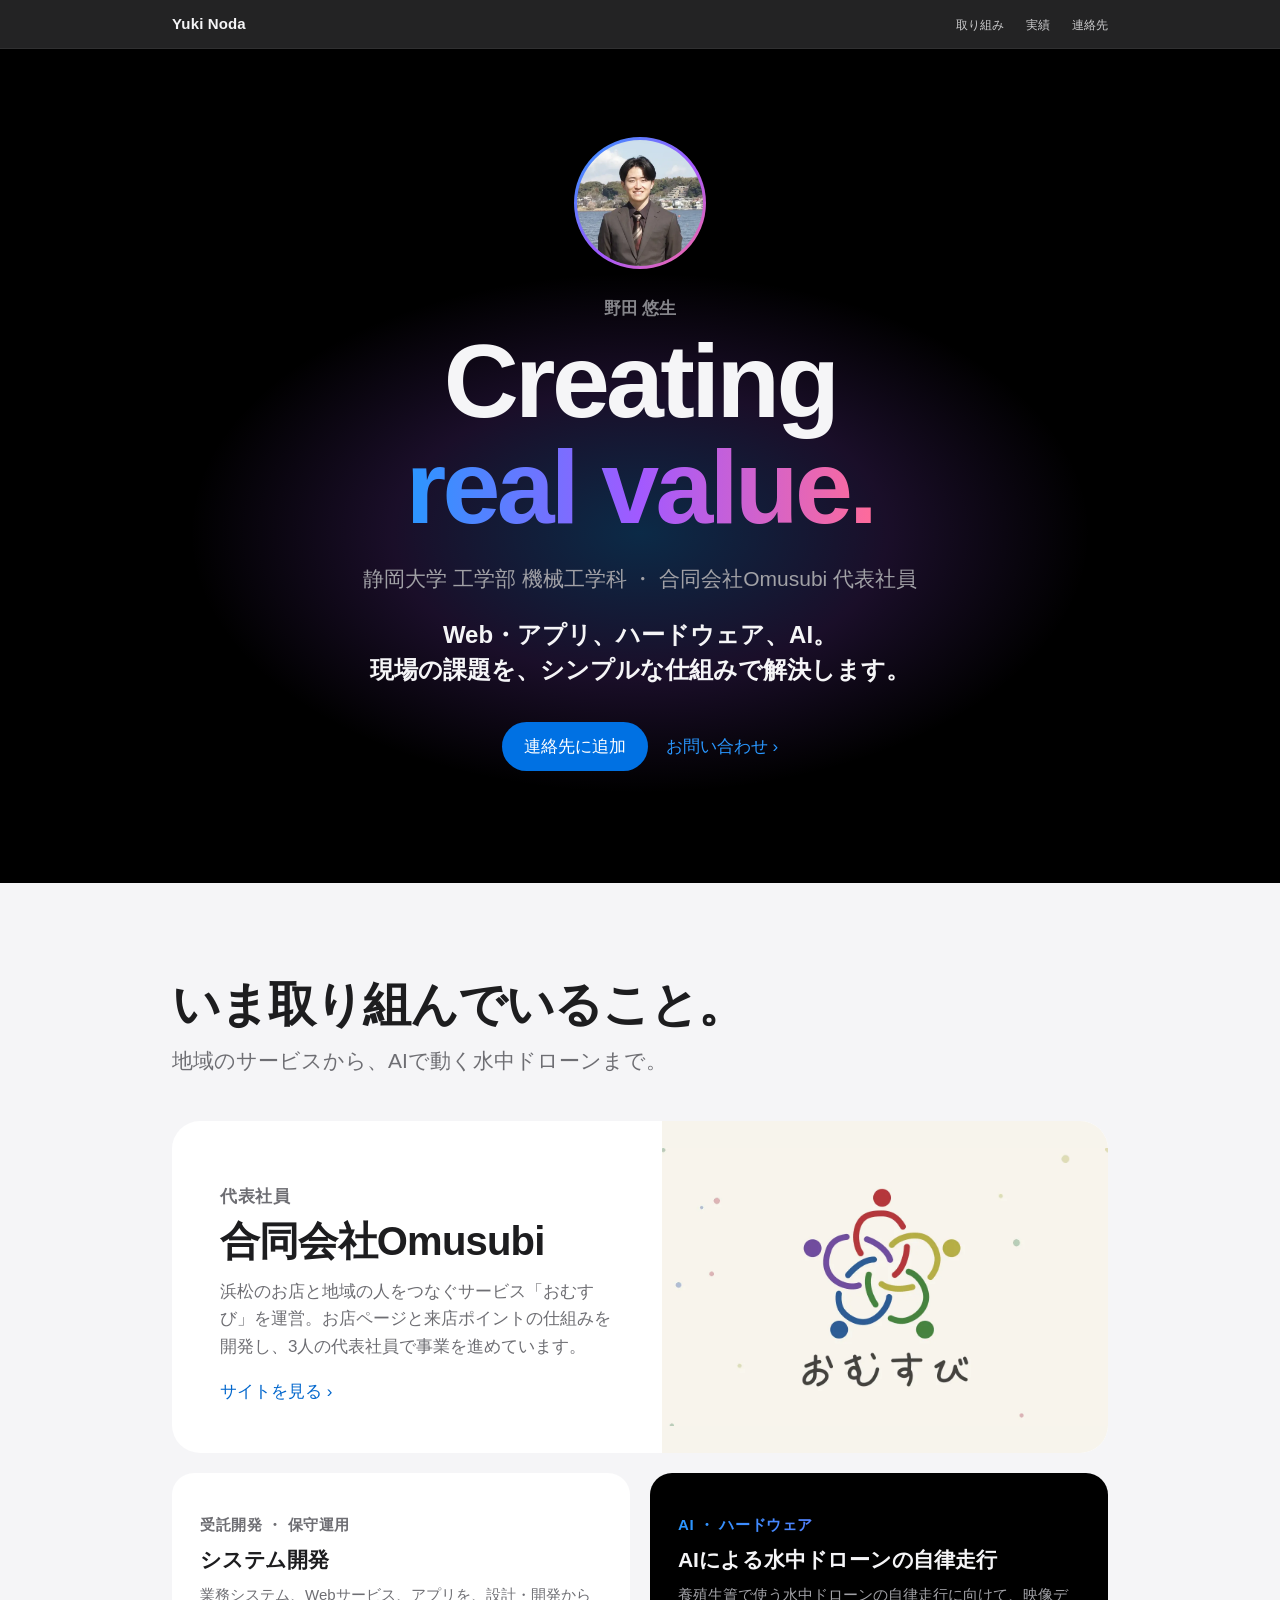
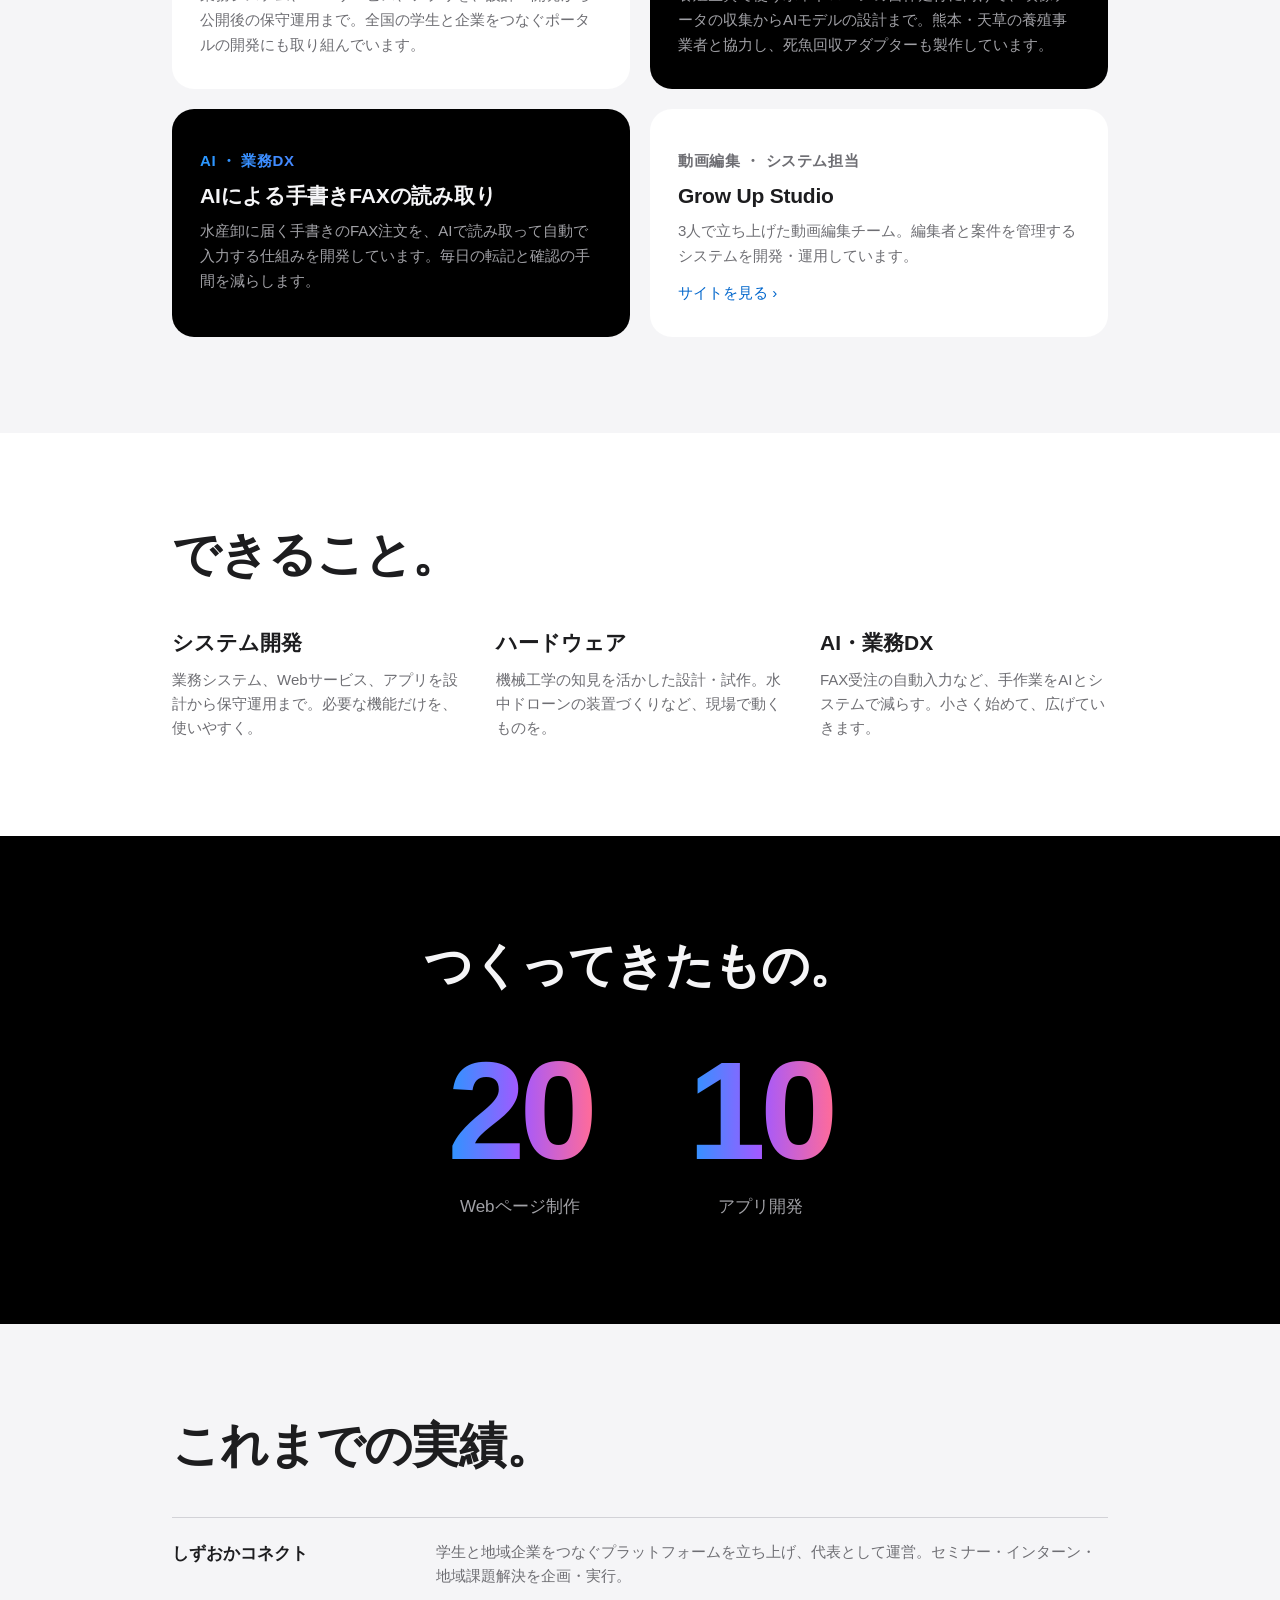
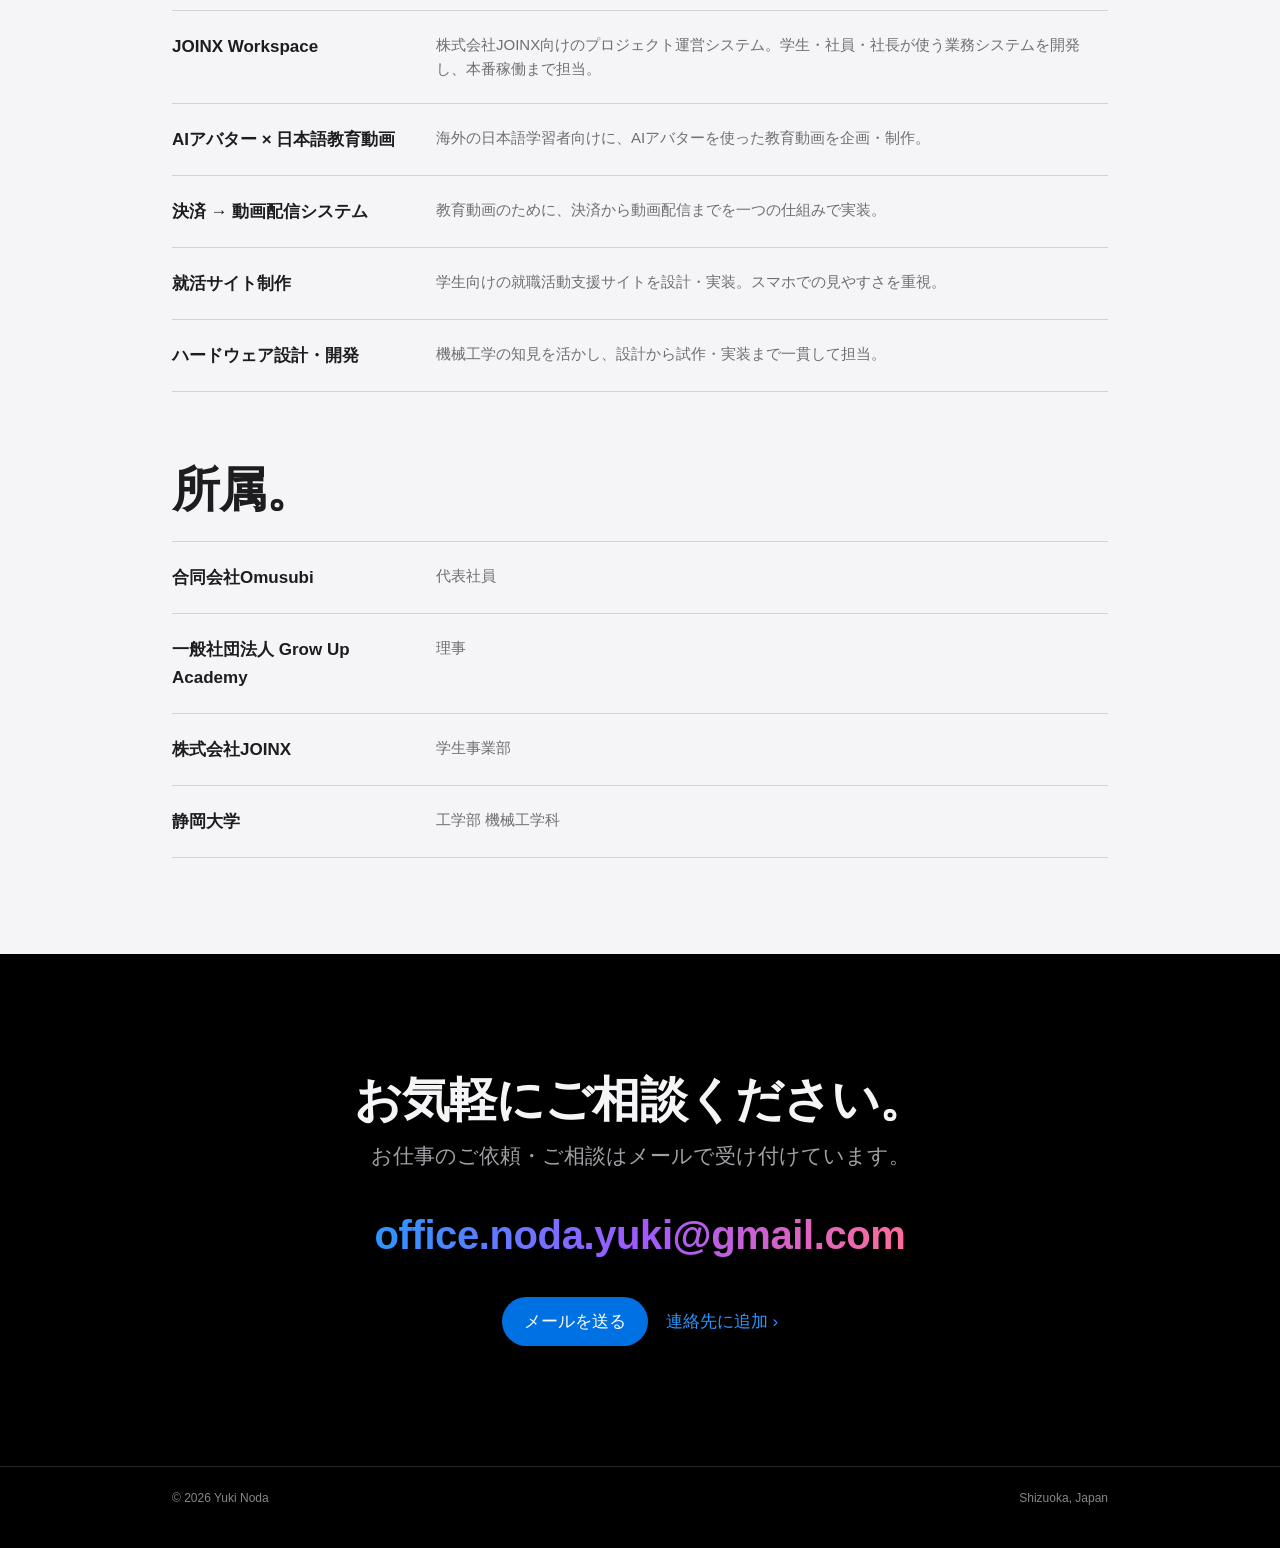
<file: index.html>
<!DOCTYPE html>
<html lang="ja">
<head>
<meta charset="UTF-8">
<meta name="viewport" content="width=device-width, initial-scale=1">
<title>野田 悠生 | Yuki Noda</title>
<meta name="description" content="野田 悠生（Yuki Noda）。静岡大学 工学部 機械工学科、合同会社Omusubi 代表社員。Web・アプリ、ハードウェア、AIで現場の課題を解決します。">
<meta name="theme-color" content="#000000">
<meta property="og:title" content="野田 悠生 | Yuki Noda">
<meta property="og:description" content="Creating real value. Web・アプリ、ハードウェア、AIで現場の課題を解決します。">
<meta property="og:url" content="https://noda.omusubi-machi.com/">
<meta property="og:type" content="website">
<meta property="og:locale" content="ja_JP">
<meta property="og:image" content="https://noda.omusubi-machi.com/photo-formal.jpg">
<meta name="twitter:card" content="summary">
<link rel="icon" href="data:image/svg+xml,%3Csvg xmlns='http://www.w3.org/2000/svg' viewBox='0 0 100 100'%3E%3Crect width='100' height='100' rx='22' fill='%231d1d1f'/%3E%3Ctext x='50' y='68' font-family='-apple-system,Helvetica,Arial,sans-serif' font-weight='700' font-size='54' text-anchor='middle' fill='%23fff'%3EY%3C/text%3E%3C/svg%3E">
<style>
:root{
  --text:#1d1d1f;--sub:#6e6e73;--line:#d2d2d7;--bg2:#f5f5f7;--blue:#0071e3;--link:#0066cc;
  --font:-apple-system,BlinkMacSystemFont,"SF Pro JP","SF Pro Text","Hiragino Sans","Hiragino Kaku Gothic ProN","Noto Sans JP","Yu Gothic UI","Meiryo",sans-serif;
}
*{box-sizing:border-box;margin:0;padding:0}
html{scroll-behavior:smooth;-webkit-text-size-adjust:100%}
body{font-family:var(--font);color:var(--text);background:#fff;line-height:1.6;-webkit-font-smoothing:antialiased;font-feature-settings:"palt"}
a{color:var(--link);text-decoration:none}
a:hover{text-decoration:underline}
img{display:block;max-width:100%;height:auto}
.wrap{max-width:980px;margin:0 auto;padding:0 22px}

/* nav (dark, like Apple) */
.nav{position:sticky;top:0;z-index:10;background:rgba(22,22,23,.94);border-bottom:1px solid rgba(255,255,255,.06)}
.nav .wrap{display:flex;align-items:center;justify-content:space-between;height:48px}
.nav-name{font-size:15px;font-weight:600;color:#f5f5f7;letter-spacing:.01em}
.nav-name:hover{text-decoration:none}
.nav ul{display:flex;gap:22px;list-style:none}
.nav ul a{font-size:12px;color:#f5f5f7;opacity:.8}
.nav ul a:hover{opacity:1;text-decoration:none}

/* hero (dark + gradient) */
.hero{text-align:center;padding:88px 0 112px;background:#000;color:#f5f5f7;position:relative;overflow:hidden}
.hero::before{content:"";position:absolute;left:50%;top:58%;width:900px;height:520px;transform:translate(-50%,-50%);
  background:radial-gradient(closest-side,rgba(41,151,255,.28),rgba(162,89,255,.16) 55%,transparent 100%);pointer-events:none}
.hero .wrap{position:relative}
.portrait{width:132px;height:132px;border-radius:50%;margin:0 auto 26px;object-fit:cover;
  padding:3px;background:linear-gradient(135deg,#2997ff,#a259ff 55%,#ff6b9a)}
.eyebrow{font-size:17px;font-weight:600;color:#86868b;margin-bottom:6px}
.hero h1{font-size:clamp(48px,9.6vw,104px);line-height:1.02;font-weight:700;letter-spacing:-.035em}
.grad{background:linear-gradient(90deg,#2997ff 0%,#a259ff 50%,#ff6b9a 100%);-webkit-background-clip:text;background-clip:text;color:transparent}
.hero .role{font-size:clamp(17px,2.2vw,21px);color:#a1a1a6;margin-top:22px;font-weight:500}
.hero .lead{font-size:clamp(19px,2.6vw,24px);margin:22px auto 0;max-width:640px;font-weight:600;line-height:1.45}
.hero .more{color:#2997ff}
.hero .portrait,.hero .eyebrow,.hero h1,.hero .role,.hero .lead,.hero .cta{animation:heroIn .9s cubic-bezier(.2,.7,.2,1) both}
.hero .eyebrow{animation-delay:.05s}.hero h1{animation-delay:.1s}.hero .role{animation-delay:.2s}.hero .lead{animation-delay:.28s}.hero .cta{animation-delay:.36s}
@keyframes heroIn{from{opacity:0;transform:translateY(24px) scale(.985)}to{opacity:1;transform:none}}
.cta{display:flex;gap:18px;justify-content:center;align-items:center;flex-wrap:wrap;margin-top:34px}
.btn{display:inline-block;background:var(--blue);color:#fff;font-size:17px;padding:11px 22px;border-radius:980px;font-weight:500}
.btn:hover{background:#0077ed;text-decoration:none}
.more{font-size:17px}
.more::after{content:" ›"}

/* sections */
section{padding:96px 0}
.alt{background:var(--bg2)}
.sec-title{font-size:clamp(32px,5vw,48px);font-weight:700;letter-spacing:-.02em;line-height:1.1}
.sec-lead{font-size:clamp(17px,2vw,21px);color:var(--sub);margin-top:12px;font-weight:500}
.head{margin-bottom:44px}

/* featured project */
.feature{display:grid;grid-template-columns:1.1fr 1fr;align-items:center;background:#fff;border-radius:28px;overflow:hidden}
.feature-text{padding:48px}
.tag{font-size:12px;font-weight:600;color:var(--sub);letter-spacing:.04em}
.nb{display:inline-block}
.feature h3{font-size:clamp(28px,4vw,40px);font-weight:700;letter-spacing:-.02em;margin-top:8px;line-height:1.15}
.feature p{color:var(--sub);font-size:17px;margin-top:14px}
.feature .more{display:inline-block;margin-top:18px}
.feature img{width:100%;height:100%;object-fit:contain;background:#f7f4ec;aspect-ratio:8/5}

/* cards */
.grid{display:grid;grid-template-columns:repeat(2,1fr);gap:20px;margin-top:20px}
.card{background:#fff;border-radius:22px;padding:30px 28px 32px;transition:transform .35s cubic-bezier(.2,.7,.2,1),box-shadow .35s}
.card:hover,.feature:hover{transform:translateY(-4px);box-shadow:0 18px 40px rgba(0,0,0,.08)}
.feature{transition:transform .35s cubic-bezier(.2,.7,.2,1),box-shadow .35s}
.card.dark{background:#000;color:#f5f5f7}
.card.dark p{color:#a1a1a6}
.card.dark .tag{background:linear-gradient(90deg,#2997ff,#a259ff);-webkit-background-clip:text;background-clip:text;color:transparent}
.card.dark .more{color:#2997ff}
.card h4{font-size:21px;font-weight:700;letter-spacing:-.01em;margin-top:8px;line-height:1.3}
.card p{color:var(--sub);font-size:15px;margin-top:10px;line-height:1.65}
.card .more{display:inline-block;margin-top:12px;font-size:15px}

/* skills */
.skills{display:grid;grid-template-columns:repeat(3,1fr);gap:36px}
.skill h4{font-size:21px;font-weight:700}
.skill p{color:var(--sub);font-size:15px;margin-top:8px}
.band{background:#000;color:#f5f5f7;text-align:center;padding:104px 0}
.band .sec-title{color:#f5f5f7}
.stats{display:flex;gap:96px;justify-content:center;margin-top:48px;text-align:center}
.stat b{display:block;font-size:clamp(72px,12vw,140px);font-weight:700;letter-spacing:-.04em;line-height:1}
.stat span{color:#a1a1a6;font-size:17px;display:block;margin-top:12px}

/* list */
.list{list-style:none;border-top:1px solid var(--line)}
.list li{display:grid;grid-template-columns:240px 1fr;gap:24px;padding:22px 0;border-bottom:1px solid var(--line)}
.list b{font-size:17px;font-weight:600}
.list span{color:var(--sub);font-size:15px}

/* contact (dark finale) */
.contact{text-align:center;background:#000;color:#f5f5f7;padding:120px 0}
.contact .sec-lead{color:#a1a1a6}
.contact .mail{display:inline-block;font-size:clamp(22px,4vw,40px);font-weight:700;margin-top:30px;letter-spacing:-.01em;word-break:break-all}
.contact .mail:hover{text-decoration:none;opacity:.85}
.contact .more{color:#2997ff}
.contact .cta{margin-top:30px}

footer{background:#000;border-top:1px solid #262628;padding:22px 0 40px;color:#86868b;font-size:12px}
footer .wrap{display:flex;justify-content:space-between;gap:12px;flex-wrap:wrap}

/* scroll reveal (CSS only) */
@supports (animation-timeline: view()){
  .reveal{animation:rise linear both;animation-timeline:view();animation-range:entry 0% cover 22%}
}
@keyframes rise{from{opacity:0;transform:translateY(48px)}to{opacity:1;transform:none}}
@media (prefers-reduced-motion:reduce){
  .reveal,.hero *{animation:none!important}
  .card,.feature{transition:none}
}

@media (max-width:860px){
  .feature{grid-template-columns:1fr}
  .feature img{order:-1;height:auto}
  .feature-text{padding:32px 28px 36px}
  .skills{grid-template-columns:1fr;gap:28px}
}
@media (max-width:600px){
  section{padding:72px 0}
  .hero{padding:52px 0 68px}
  .portrait{width:112px;height:112px}
  .nav ul{gap:16px}
  .grid{grid-template-columns:1fr}
  .list li{grid-template-columns:1fr;gap:4px}
  .stats{gap:44px}
  .band{padding:80px 0}
  .contact{padding:88px 0}
}
</style>
</head>
<body>

<nav class="nav" aria-label="メイン">
  <div class="wrap">
    <a class="nav-name" href="#top">Yuki Noda</a>
    <ul>
      <li><a href="#projects">取り組み</a></li>
      <li><a href="#works">実績</a></li>
      <li><a href="#contact">連絡先</a></li>
    </ul>
  </div>
</nav>

<main id="top">

<header class="hero">
  <div class="wrap">
    <img class="portrait" src="portrait.webp" width="480" height="480" alt="野田 悠生" fetchpriority="high">
    <p class="eyebrow">野田 悠生</p>
    <h1>Creating<br><span class="grad">real value.</span></h1>
    <p class="role"><span class="nb">静岡大学 工学部 機械工学科</span> ・ <span class="nb">合同会社Omusubi 代表社員</span></p>
    <p class="lead">Web・アプリ、ハードウェア、AI。<br><span class="nb">現場の課題を、</span><span class="nb">シンプルな仕組みで解決します。</span></p>
    <div class="cta">
      <a class="btn" href="yuki-noda.vcf" download="yuki-noda.vcf">連絡先に追加</a>
      <a class="more" href="#contact">お問い合わせ</a>
    </div>
  </div>
</header>

<section id="projects" class="alt">
  <div class="wrap">
    <div class="head reveal">
      <h2 class="sec-title">いま取り組んでいること。</h2>
      <p class="sec-lead">地域のサービスから、AIで動く水中ドローンまで。</p>
    </div>

    <article class="feature reveal">
      <div class="feature-text">
        <p class="tag">代表社員</p>
        <h3>合同会社Omusubi</h3>
        <p>浜松のお店と地域の人をつなぐサービス「おむすび」を運営。お店ページと来店ポイントの仕組みを開発し、3人の代表社員で事業を進めています。</p>
        <a class="more" href="https://omusubi-machi.com/" target="_blank" rel="noopener">サイトを見る</a>
      </div>
      <img src="img-omusubi.webp" width="1200" height="750" alt="おむすび ロゴ" loading="lazy" decoding="async">
    </article>

    <div class="grid">
      <article class="card reveal">
        <p class="tag">受託開発 ・ 保守運用</p>
        <h4>システム開発</h4>
        <p>業務システム、Webサービス、アプリを、設計・開発から公開後の保守運用まで。全国の学生と企業をつなぐポータルの開発にも取り組んでいます。</p>
      </article>
      <article class="card reveal dark">
        <p class="tag">AI ・ ハードウェア</p>
        <h4><span class="nb">AIによる</span><span class="nb">水中ドローンの</span><span class="nb">自律走行</span></h4>
        <p>養殖生簀で使う水中ドローンの自律走行に向けて、映像データの収集からAIモデルの設計まで。熊本・天草の養殖事業者と協力し、死魚回収アダプターも製作しています。</p>
      </article>
      <article class="card reveal dark">
        <p class="tag">AI ・ 業務DX</p>
        <h4><span class="nb">AIによる</span><span class="nb">手書きFAXの</span><span class="nb">読み取り</span></h4>
        <p>水産卸に届く手書きのFAX注文を、AIで読み取って自動で入力する仕組みを開発しています。毎日の転記と確認の手間を減らします。</p>
      </article>
      <article class="card reveal">
        <p class="tag">動画編集 ・ システム担当</p>
        <h4>Grow Up Studio</h4>
        <p>3人で立ち上げた動画編集チーム。編集者と案件を管理するシステムを開発・運用しています。</p>
        <a class="more" href="https://growupstudiojp.com/" target="_blank" rel="noopener">サイトを見る</a>
      </article>
    </div>
  </div>
</section>

<section id="skills">
  <div class="wrap">
    <div class="head reveal">
      <h2 class="sec-title">できること。</h2>
    </div>
    <div class="skills">
      <div class="skill reveal">
        <h4>システム開発</h4>
        <p>業務システム、Webサービス、アプリを設計から保守運用まで。必要な機能だけを、使いやすく。</p>
      </div>
      <div class="skill reveal">
        <h4>ハードウェア</h4>
        <p>機械工学の知見を活かした設計・試作。水中ドローンの装置づくりなど、現場で動くものを。</p>
      </div>
      <div class="skill reveal">
        <h4>AI・業務DX</h4>
        <p>FAX受注の自動入力など、手作業をAIとシステムで減らす。小さく始めて、広げていきます。</p>
      </div>
    </div>
  </div>
</section>

<section class="band">
  <div class="wrap">
    <h2 class="sec-title reveal">つくってきたもの。</h2>
    <div class="stats reveal">
      <div class="stat"><b class="grad">20</b><span>Webページ制作</span></div>
      <div class="stat"><b class="grad">10</b><span>アプリ開発</span></div>
    </div>
  </div>
</section>

<section id="works" class="alt">
  <div class="wrap">
    <div class="head reveal">
      <h2 class="sec-title">これまでの実績。</h2>
    </div>
    <ul class="list reveal">
      <li><b>しずおかコネクト</b><span>学生と地域企業をつなぐプラットフォームを立ち上げ、代表として運営。セミナー・インターン・地域課題解決を企画・実行。</span></li>
      <li><b>JOINX Workspace</b><span>株式会社JOINX向けのプロジェクト運営システム。学生・社員・社長が使う業務システムを開発し、本番稼働まで担当。</span></li>
      <li><b>AIアバター × 日本語教育動画</b><span>海外の日本語学習者向けに、AIアバターを使った教育動画を企画・制作。</span></li>
      <li><b>決済 → 動画配信システム</b><span>教育動画のために、決済から動画配信までを一つの仕組みで実装。</span></li>
      <li><b>就活サイト制作</b><span>学生向けの就職活動支援サイトを設計・実装。スマホでの見やすさを重視。</span></li>
      <li><b>ハードウェア設計・開発</b><span>機械工学の知見を活かし、設計から試作・実装まで一貫して担当。</span></li>
    </ul>
    <div class="head" style="margin:72px 0 24px">
      <h2 class="sec-title">所属。</h2>
    </div>
    <ul class="list reveal">
      <li><b>合同会社Omusubi</b><span>代表社員</span></li>
      <li><b>一般社団法人 Grow Up Academy</b><span>理事</span></li>
      <li><b>株式会社JOINX</b><span>学生事業部</span></li>
      <li><b>静岡大学</b><span>工学部 機械工学科</span></li>
    </ul>
  </div>
</section>

<section id="contact" class="contact">
  <div class="wrap">
    <h2 class="sec-title reveal">お気軽に<span class="nb">ご相談ください。</span></h2>
    <p class="sec-lead">お仕事のご依頼・ご相談はメールで受け付けています。</p>
    <a class="mail grad" href="mailto:office.noda.yuki@gmail.com">office.noda.yuki@gmail.com</a>
    <div class="cta">
      <a class="btn" href="mailto:office.noda.yuki@gmail.com">メールを送る</a>
      <a class="more" href="yuki-noda.vcf" download="yuki-noda.vcf">連絡先に追加</a>
    </div>
  </div>
</section>

</main>

<footer>
  <div class="wrap">
    <span>© 2026 Yuki Noda</span>
    <span>Shizuoka, Japan</span>
  </div>
</footer>

</body>
</html>
</file>
